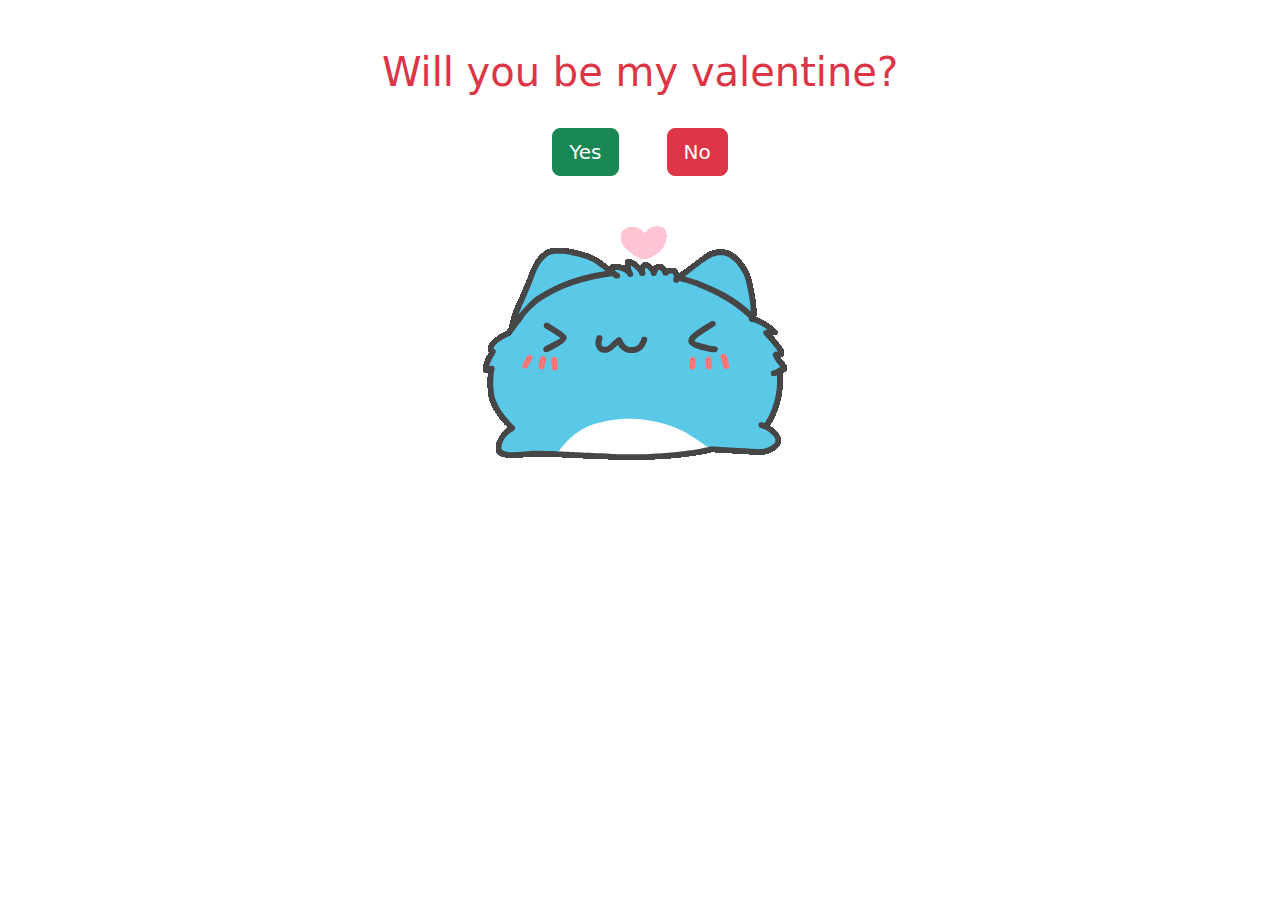
<file: index.html>
<!DOCTYPE html>
<html lang="en">
<head>
    <meta charset="UTF-8">
    <meta name="viewport" content="width=device-width, initial-scale=1.0">
    <link href="https://cdn.jsdelivr.net/npm/bootstrap@5.3.3/dist/css/bootstrap.min.css" rel="stylesheet" integrity="sha384-QWTKZyjpPEjISv5WaRU9OFeRpok6YctnYmDr5pNlyT2bRjXh0JMhjY6hW+ALEwIH" crossorigin="anonymous">
    <script src="https://cdn.jsdelivr.net/npm/bootstrap@5.3.3/dist/js/bootstrap.bundle.min.js" integrity="sha384-YvpcrYf0tY3lHB60NNkmXc5s9fDVZLESaAA55NDzOxhy9GkcIdslK1eN7N6jIeHz" crossorigin="anonymous"></script>

    <!-- Google tag (gtag.js) -->
    <script async src="https://www.googletagmanager.com/gtag/js?id=G-RJRJBVNSWQ"></script>
    <script>
    window.dataLayer = window.dataLayer || [];
    function gtag(){dataLayer.push(arguments);}
    gtag('js', new Date());

    gtag('config', 'G-RJRJBVNSWQ');
    </script>
    <link rel="icon" href="img/love_icon.jpg" type="image/x-icon">
    <title>Will you be my valentine?</title>
</head>
<body>
    <h1 class="text-danger mt-5"><center>Will you be my valentine?</center></h1>

    <br>

    <form action="https://formspree.io/f/xanqdklr" method="POST" id="valentineForm">
        <input type="hidden" name="response" id="responseInput">

        <div class="container">
            <div class="mx-auto d-flex justify-content-center align-items-center gap-5">
                <a href="index2.html"><button type="submit" class="btn btn-success btn-lg" id="yes">Yes</button></a>

                <button type="button" class="btn btn-danger btn-lg" id="no">No</button>
            </div>
        </div>
    </form>

    <br>

    <img src="img/giphy.gif" alt="gifImage" class="mx-auto d-block">

    <script src="script.js"></script>
</body>
</html>
</file>
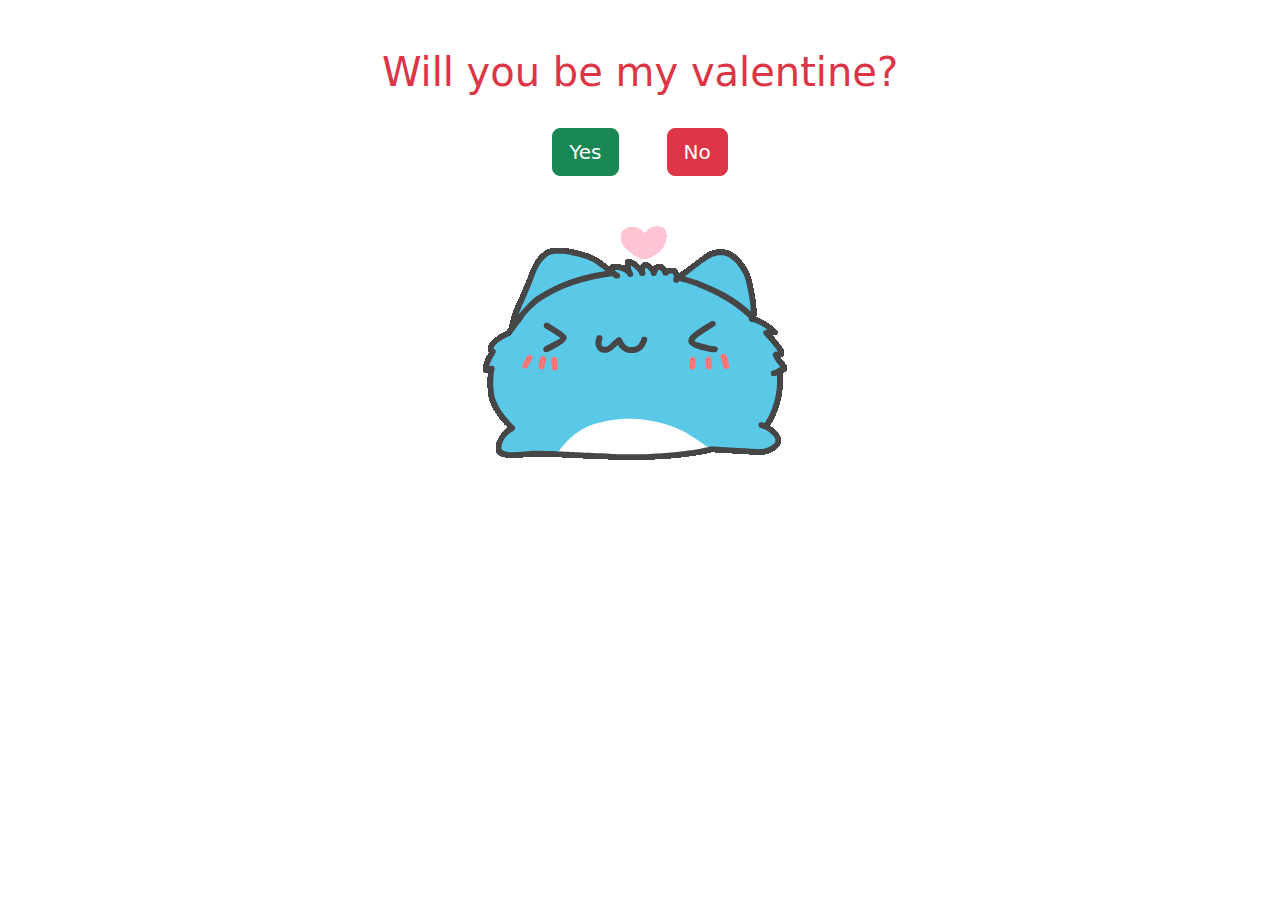
<file: index1.html>
<!DOCTYPE html>
<html lang="en">
<head>
    <meta charset="UTF-8">
    <meta name="viewport" content="width=device-width, initial-scale=1.0">
    <link href="https://cdn.jsdelivr.net/npm/bootstrap@5.3.3/dist/css/bootstrap.min.css" rel="stylesheet" integrity="sha384-QWTKZyjpPEjISv5WaRU9OFeRpok6YctnYmDr5pNlyT2bRjXh0JMhjY6hW+ALEwIH" crossorigin="anonymous">
    <script src="https://cdn.jsdelivr.net/npm/bootstrap@5.3.3/dist/js/bootstrap.bundle.min.js" integrity="sha384-YvpcrYf0tY3lHB60NNkmXc5s9fDVZLESaAA55NDzOxhy9GkcIdslK1eN7N6jIeHz" crossorigin="anonymous"></script>

    <!-- Google tag (gtag.js) -->
    <script async src="https://www.googletagmanager.com/gtag/js?id=G-RJRJBVNSWQ"></script>
    <script>
    window.dataLayer = window.dataLayer || [];
    function gtag(){dataLayer.push(arguments);}
    gtag('js', new Date());

    gtag('config', 'G-RJRJBVNSWQ');
    </script>
    <link rel="icon" href="img/love_icon.jpg" type="image/x-icon">
    <title>Will you be my valentine?</title>
</head>
<body>
    <h1 class="text-danger mt-5"><center>Will you be my valentine?</center></h1>

    <br>

    <form action="https://formspree.io/f/xanqdklr" method="POST" id="valentineForm">
        <input type="hidden" name="response" id="responseInput">

        <div class="container">
            <div class="mx-auto d-flex justify-content-center align-items-center gap-5">
                <a href="index2.html"><button type="submit" class="btn btn-success btn-lg" id="yes">Yes</button></a>

                <button type="button" class="btn btn-danger btn-lg" id="no">No</button>
            </div>
        </div>
    </form>

    <br>

    <img src="/img/giphy.gif" alt="gifImage" class="mx-auto d-block">

    <script src="/script.js"></script>
</body>
</html>
</file>
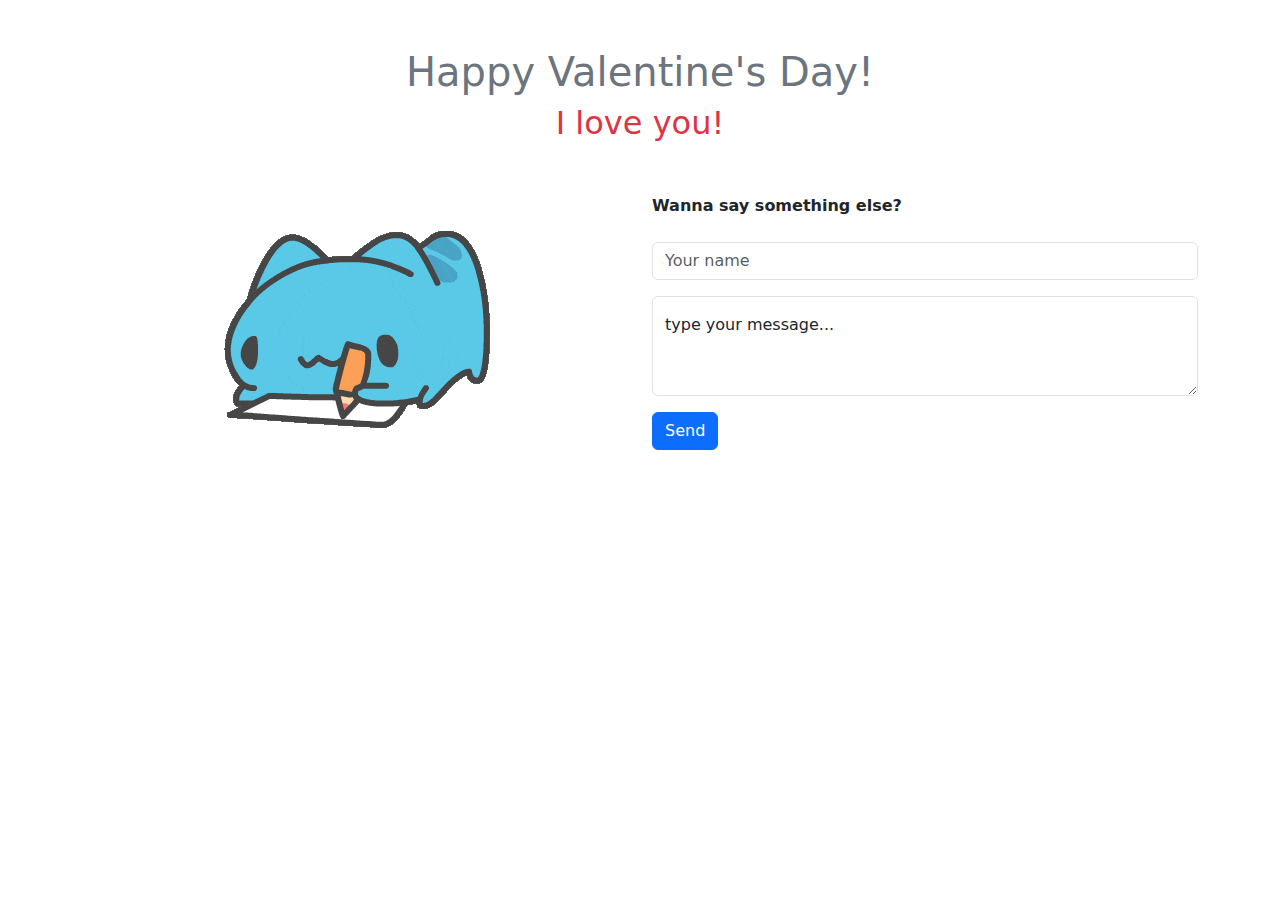
<file: index2.html>
<!DOCTYPE html>
<html lang="en">
<head>
    <meta charset="UTF-8">
    <meta name="viewport" content="width=device-width, initial-scale=1.0">
    <link rel="icon" href="img/love_icon.jpg" type="image/x-icon">
    <link href="https://cdn.jsdelivr.net/npm/bootstrap@5.3.3/dist/css/bootstrap.min.css" rel="stylesheet" integrity="sha384-QWTKZyjpPEjISv5WaRU9OFeRpok6YctnYmDr5pNlyT2bRjXh0JMhjY6hW+ALEwIH" crossorigin="anonymous">
    <script src="https://cdn.jsdelivr.net/npm/bootstrap@5.3.3/dist/js/bootstrap.bundle.min.js" integrity="sha384-YvpcrYf0tY3lHB60NNkmXc5s9fDVZLESaAA55NDzOxhy9GkcIdslK1eN7N6jIeHz" crossorigin="anonymous"></script>

    <!-- Google tag (gtag.js) -->
    <script async src="https://www.googletagmanager.com/gtag/js?id=G-RJRJBVNSWQ"></script>
    <script>
    window.dataLayer = window.dataLayer || [];
    function gtag(){dataLayer.push(arguments);}
    gtag('js', new Date());

    gtag('config', 'G-RJRJBVNSWQ');
    </script>

    
    <title>Will you be my valentine?</title>
</head>
<body>
    <!-- <h1 class="text-danger mt-5 text-center">I knew you would say yes!</h1> -->
    <h1 class="text-center text-secondary mt-5">Happy Valentine's Day!</h1>
    <h2 class="text-center text-danger">I love you!</h2>

    <br>

    <div class="container">
        <div class="row align-items-center">
            <!-- Image (GIF) -->
            <div class="col-md-6 order-md-1 order-1">
                <img src="img/giphy2.gif" alt="gifImage" class="img-fluid mx-auto d-block">
            </div>

            <!-- Formulaire de commentaire -->
            <div class="col-md-6 order-md-2 order-2 mt-3">
                <form id="commentForm">
                    <label for="inputPassword5" class="form-label"><b>Wanna say something else?</b></label>
                    <div id="alertPlaceholder" class="mt-3"></div>

                    <div class="input-group mb-3">
                        <!-- <input type="text" class="form-control" placeholder="Your name" aria-label="Your name" aria-describedby="button-addon2" required> -->
                        <!-- <input type="text" class="form-control" id="userName" placeholder="Your name" aria-label="Your name" required> -->
                        <input type="text" class="form-control" placeholder="Your name" name="name" required>
                    </div>
                    <div class="form-floating">
                        <textarea class="form-control" placeholder="Leave a comment here" id="floatingTextarea2" style="height: 100px" required></textarea>
                        <label for="floatingTextarea2">type your message...</label> 
                    </div>
                    <button type="submit" class="btn btn-primary mt-3">Send</button>
                </form>
            </div>
        </div>
    </div>

    <script src="script2.js"></script>
</body>
</html>
</file>
